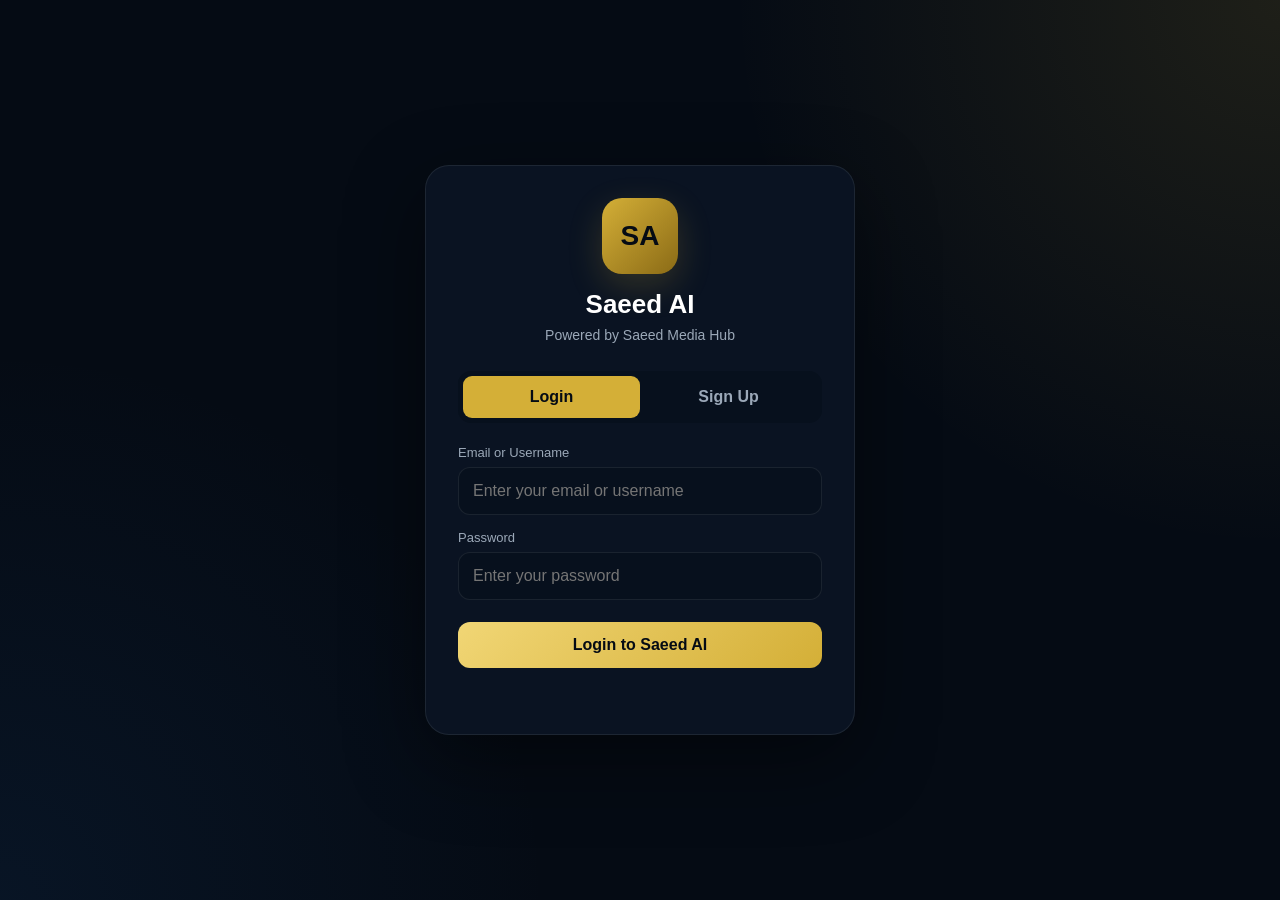
<file: ai.html>
<!DOCTYPE html><html lang="en">
<head>
  <meta charset="UTF-8">
  <meta name="viewport" content="width=device-width, initial-scale=1.0">  <title>Saeed AI | Saeed Media Hub</title>  <meta name="description" content="Saeed AI - Your intelligent AI assistant by Saeed Media Hub.">
  <meta name="theme-color" content="#08111f">  <style>
    * {
      margin: 0;
      padding: 0;
      box-sizing: border-box;
    }

    :root {
      --bg: #050b14;
      --card: #0b1524;
      --card2: #101d30;
      --gold: #d4af37;
      --gold2: #f1d675;
      --text: #ffffff;
      --muted: #9ba8b8;
      --border: rgba(255,255,255,.08);
      --danger: #ff5f6d;
      --success: #36d399;
    }

    body {
      font-family: Arial, Helvetica, sans-serif;
      background: var(--bg);
      color: var(--text);
      min-height: 100vh;
      overflow-x: hidden;
    }

    button,
    input,
    textarea {
      font: inherit;
    }

    button {
      cursor: pointer;
    }

    .hidden {
      display: none !important;
    }

    /* =========================
       AUTH SCREEN
    ========================= */

    #authScreen {
      min-height: 100vh;
      display: flex;
      align-items: center;
      justify-content: center;
      padding: 20px;
      background:
        radial-gradient(circle at top right, rgba(212,175,55,.12), transparent 35%),
        radial-gradient(circle at bottom left, rgba(30,90,160,.12), transparent 35%),
        var(--bg);
    }

    .auth-card {
      width: 100%;
      max-width: 430px;
      background: rgba(11,21,36,.94);
      border: 1px solid var(--border);
      border-radius: 24px;
      padding: 32px;
      box-shadow: 0 25px 80px rgba(0,0,0,.45);
      backdrop-filter: blur(20px);
    }

    .brand {
      text-align: center;
      margin-bottom: 28px;
    }

    .brand-logo {
      width: 76px;
      height: 76px;
      margin: 0 auto 15px;
      border-radius: 20px;
      display: flex;
      align-items: center;
      justify-content: center;
      background: linear-gradient(135deg, var(--gold), #8b6b16);
      color: #050b14;
      font-size: 28px;
      font-weight: 900;
      box-shadow: 0 12px 35px rgba(212,175,55,.2);
    }

    .brand h1 {
      font-size: 26px;
      margin-bottom: 7px;
    }

    .brand p {
      color: var(--muted);
      font-size: 14px;
    }

    .tabs {
      display: flex;
      background: #07101d;
      padding: 5px;
      border-radius: 13px;
      margin-bottom: 22px;
    }

    .tab {
      flex: 1;
      border: 0;
      padding: 12px;
      border-radius: 9px;
      background: transparent;
      color: var(--muted);
      font-weight: 700;
    }

    .tab.active {
      background: var(--gold);
      color: #050b14;
    }

    .form-group {
      margin-bottom: 15px;
    }

    .form-group label {
      display: block;
      font-size: 13px;
      color: var(--muted);
      margin-bottom: 7px;
    }

    .form-group input {
      width: 100%;
      padding: 14px;
      border-radius: 12px;
      border: 1px solid var(--border);
      outline: none;
      background: #07101d;
      color: white;
    }

    .form-group input:focus {
      border-color: var(--gold);
    }

    .primary-btn {
      width: 100%;
      padding: 14px;
      border: 0;
      border-radius: 12px;
      background: linear-gradient(135deg, var(--gold2), var(--gold));
      color: #050b14;
      font-weight: 800;
      margin-top: 7px;
    }

    .primary-btn:hover {
      transform: translateY(-1px);
      filter: brightness(1.05);
    }

    .auth-message {
      min-height: 20px;
      margin-top: 14px;
      text-align: center;
      font-size: 13px;
    }

    .auth-message.error {
      color: var(--danger);
    }

    .auth-message.success {
      color: var(--success);
    }

    /* =========================
       APP
    ========================= */

    #appScreen {
      min-height: 100vh;
      display: flex;
      flex-direction: column;
    }

    .topbar {
      height: 70px;
      padding: 0 22px;
      display: flex;
      align-items: center;
      justify-content: space-between;
      border-bottom: 1px solid var(--border);
      background: rgba(5,11,20,.92);
      backdrop-filter: blur(18px);
      position: sticky;
      top: 0;
      z-index: 10;
    }

    .top-brand {
      display: flex;
      align-items: center;
      gap: 11px;
    }

    .mini-logo {
      width: 40px;
      height: 40px;
      border-radius: 11px;
      background: var(--gold);
      color: #050b14;
      display: flex;
      align-items: center;
      justify-content: center;
      font-weight: 900;
    }

    .top-brand strong {
      display: block;
      font-size: 15px;
    }

    .top-brand span {
      display: block;
      font-size: 11px;
      color: var(--muted);
      margin-top: 2px;
    }

    .logout-btn {
      border: 1px solid var(--border);
      background: transparent;
      color: #fff;
      padding: 9px 14px;
      border-radius: 10px;
      font-size: 12px;
    }

    .logout-btn:hover {
      border-color: var(--gold);
      color: var(--gold2);
    }

    .chat-layout {
      width: 100%;
      max-width: 1000px;
      margin: 0 auto;
      flex: 1;
      display: flex;
      flex-direction: column;
      padding: 25px 18px;
    }

    /* Welcome */

    #welcomeScreen {
      flex: 1;
      display: flex;
      align-items: center;
      justify-content: center;
      padding: 40px 10px;
    }

    .welcome-content {
      text-align: center;
      max-width: 650px;
    }

    .ai-orb {
      width: 110px;
      height: 110px;
      margin: 0 auto 22px;
      border-radius: 50%;
      display: flex;
      align-items: center;
      justify-content: center;
      font-size: 45px;
      background:
        radial-gradient(circle at 30% 25%, #fff2a9, var(--gold) 30%, #80620d 70%);
      box-shadow:
        0 0 30px rgba(212,175,55,.3),
        0 0 80px rgba(212,175,55,.12);
      animation: floatOrb 3s ease-in-out infinite;
    }

    @keyframes floatOrb {
      0%,100% { transform: translateY(0); }
      50% { transform: translateY(-8px); }
    }

    .welcome-content h2 {
      font-size: clamp(28px, 5vw, 48px);
      margin-bottom: 12px;
    }

    .welcome-content h2 span {
      color: var(--gold2);
    }

    .welcome-content p {
      color: var(--muted);
      line-height: 1.7;
      max-width: 580px;
      margin: auto;
    }

    .suggestions {
      display: grid;
      grid-template-columns: repeat(3,1fr);
      gap: 10px;
      margin-top: 28px;
    }

    .suggestion {
      padding: 15px;
      background: var(--card);
      border: 1px solid var(--border);
      border-radius: 14px;
      color: #d9e1ea;
      text-align: left;
      font-size: 13px;
      transition: .2s;
    }

    .suggestion:hover {
      border-color: rgba(212,175,55,.5);
      transform: translateY(-2px);
    }

    /* Chat */

    #chatScreen {
      flex: 1;
      display: flex;
      flex-direction: column;
      min-height: calc(100vh - 120px);
    }

    #messages {
      flex: 1;
      overflow-y: auto;
      padding: 10px 0 25px;
      scroll-behavior: smooth;
    }

    .message {
      display: flex;
      margin-bottom: 20px;
      animation: messageIn .25s ease;
    }

    @keyframes messageIn {
      from {
        opacity: 0;
        transform: translateY(8px);
      }
      to {
        opacity: 1;
        transform: translateY(0);
      }
    }

    .message.user {
      justify-content: flex-end;
    }

    .bubble {
      max-width: 78%;
      padding: 13px 16px;
      border-radius: 17px;
      line-height: 1.6;
      font-size: 14px;
      white-space: pre-wrap;
    }

    .message.ai .bubble {
      background: var(--card);
      border: 1px solid var(--border);
      border-top-left-radius: 5px;
    }

    .message.user .bubble {
      background: linear-gradient(135deg, #cba52f, #9b7815);
      color: #050b14;
      border-top-right-radius: 5px;
      font-weight: 600;
    }

    .typing {
      display: inline-flex;
      gap: 4px;
      padding: 5px;
    }

    .typing span {
      width: 6px;
      height: 6px;
      background: var(--gold);
      border-radius: 50%;
      animation: typing 1s infinite;
    }

    .typing span:nth-child(2) {
      animation-delay: .15s;
    }

    .typing span:nth-child(3) {
      animation-delay: .3s;
    }

    @keyframes typing {
      0%,100% { opacity: .3; transform: translateY(0); }
      50% { opacity: 1; transform: translateY(-4px); }
    }

    /* Composer */

    .composer {
      position: sticky;
      bottom: 0;
      padding: 12px 0 5px;
      background: linear-gradient(to top, var(--bg) 70%, transparent);
    }

    .composer-box {
      display: flex;
      align-items: flex-end;
      gap: 9px;
      padding: 9px;
      border-radius: 18px;
      background: var(--card);
      border: 1px solid var(--border);
    }

    #messageInput {
      flex: 1;
      min-height: 42px;
      max-height: 140px;
      resize: none;
      border: 0;
      outline: none;
      background: transparent;
      color: white;
      padding: 11px;
      line-height: 1.5;
    }

    #messageInput::placeholder {
      color: #708094;
    }

    #sendBtn {
      width: 44px;
      height: 44px;
      border: 0;
      border-radius: 13px;
      background: var(--gold);
      color: #050b14;
      font-weight: 900;
    }

    #sendBtn:hover {
      background: var(--gold2);
    }

    .footer-note {
      text-align: center;
      color: #5d6a79;
      font-size: 10px;
      margin-top: 8px;
    }

    @media (max-width: 650px) {
      .auth-card {
        padding: 24px 18px;
      }

      .topbar {
        padding: 0 14px;
      }

      .suggestions {
        grid-template-columns: 1fr;
      }

      .bubble {
        max-width: 88%;
      }

      .chat-layout {
        padding: 15px 12px;
      }
    }
  </style></head><body>  <!-- =========================
       AUTH SCREEN
  ========================= -->  <section id="authScreen"><div class="auth-card">

  <div class="brand">
    <div class="brand-logo">SA</div>
    <h1>Saeed AI</h1>
    <p>Powered by Saeed Media Hub</p>
  </div>

  <div class="tabs">
    <button class="tab active" id="loginTab">Login</button>
    <button class="tab" id="signupTab">Sign Up</button>
  </div>

  <!-- LOGIN -->

  <form id="loginForm">

    <div class="form-group">
      <label>Email or Username</label>
      <input
        type="text"
        id="loginIdentifier"
        placeholder="Enter your email or username"
        required
      >
    </div>

    <div class="form-group">
      <label>Password</label>
      <input
        type="password"
        id="loginPassword"
        placeholder="Enter your password"
        required
      >
    </div>

    <button type="submit" class="primary-btn">
      Login to Saeed AI
    </button>

  </form>

  <!-- SIGN UP -->

  <form id="signupForm" class="hidden">

    <div class="form-group">
      <label>Full Name</label>
      <input
        type="text"
        id="signupName"
        placeholder="Your full name"
        required
      >
    </div>

    <div class="form-group">
      <label>Username</label>
      <input
        type="text"
        id="signupUsername"
        placeholder="Choose a username"
        required
      >
    </div>

    <div class="form-group">
      <label>Email</label>
      <input
        type="email"
        id="signupEmail"
        placeholder="you@example.com"
        required
      >
    </div>

    <div class="form-group">
      <label>Password</label>
      <input
        type="password"
        id="signupPassword"
        placeholder="Create a password"
        required
      >
    </div>

    <button type="submit" class="primary-btn">
      Create Account
    </button>

  </form>

  <div id="authMessage" class="auth-message"></div>

</div>

  </section>  <!-- =========================
       APP SCREEN
  ========================= -->  <section id="appScreen" class="hidden"><header class="topbar">

  <div class="top-brand">

    <div class="mini-logo">SA</div>

    <div>
      <strong>Saeed AI</strong>
      <span>Saeed Media Hub</span>
    </div>

  </div>

  <button id="logoutBtn" class="logout-btn">
    Logout
  </button>

</header>


<main class="chat-layout">

  <!-- WELCOME -->

  <div id="welcomeScreen">

    <div class="welcome-content">

      <div class="ai-orb">✦</div>

      <h2>
        Welcome to <span>Saeed AI</span>
      </h2>

      <p>
        Your intelligent AI assistant from Saeed Media Hub.
        Ask questions, learn new things, create ideas,
        and explore the world of Artificial Intelligence.
      </p>

      <div class="suggestions">

        <button class="suggestion">
          Explain Artificial Intelligence to me.
        </button>

        <button class="suggestion">
          Give me a business idea.
        </button>

        <button class="suggestion">
          Help me write a professional post.
        </button>

      </div>

    </div>

  </div>


  <!-- CHAT -->

  <div id="chatScreen" class="hidden">

    <div id="messages"></div>

  </div>


  <!-- INPUT -->

  <div class="composer">

    <div class="composer-box">

      <textarea
        id="messageInput"
        placeholder="Ask Saeed AI anything..."
        rows="1"
      ></textarea>

      <button id="sendBtn" type="button">
        ➤
      </button>

    </div>

    <div class="footer-note">
      Saeed AI can make mistakes. Verify important information.
    </div>

  </div>

</main>

  </section>  <!-- IMPORTANT: This must match the actual filename in GitHub -->  <script src="ai.js"></script></body>
    </html>
</file>
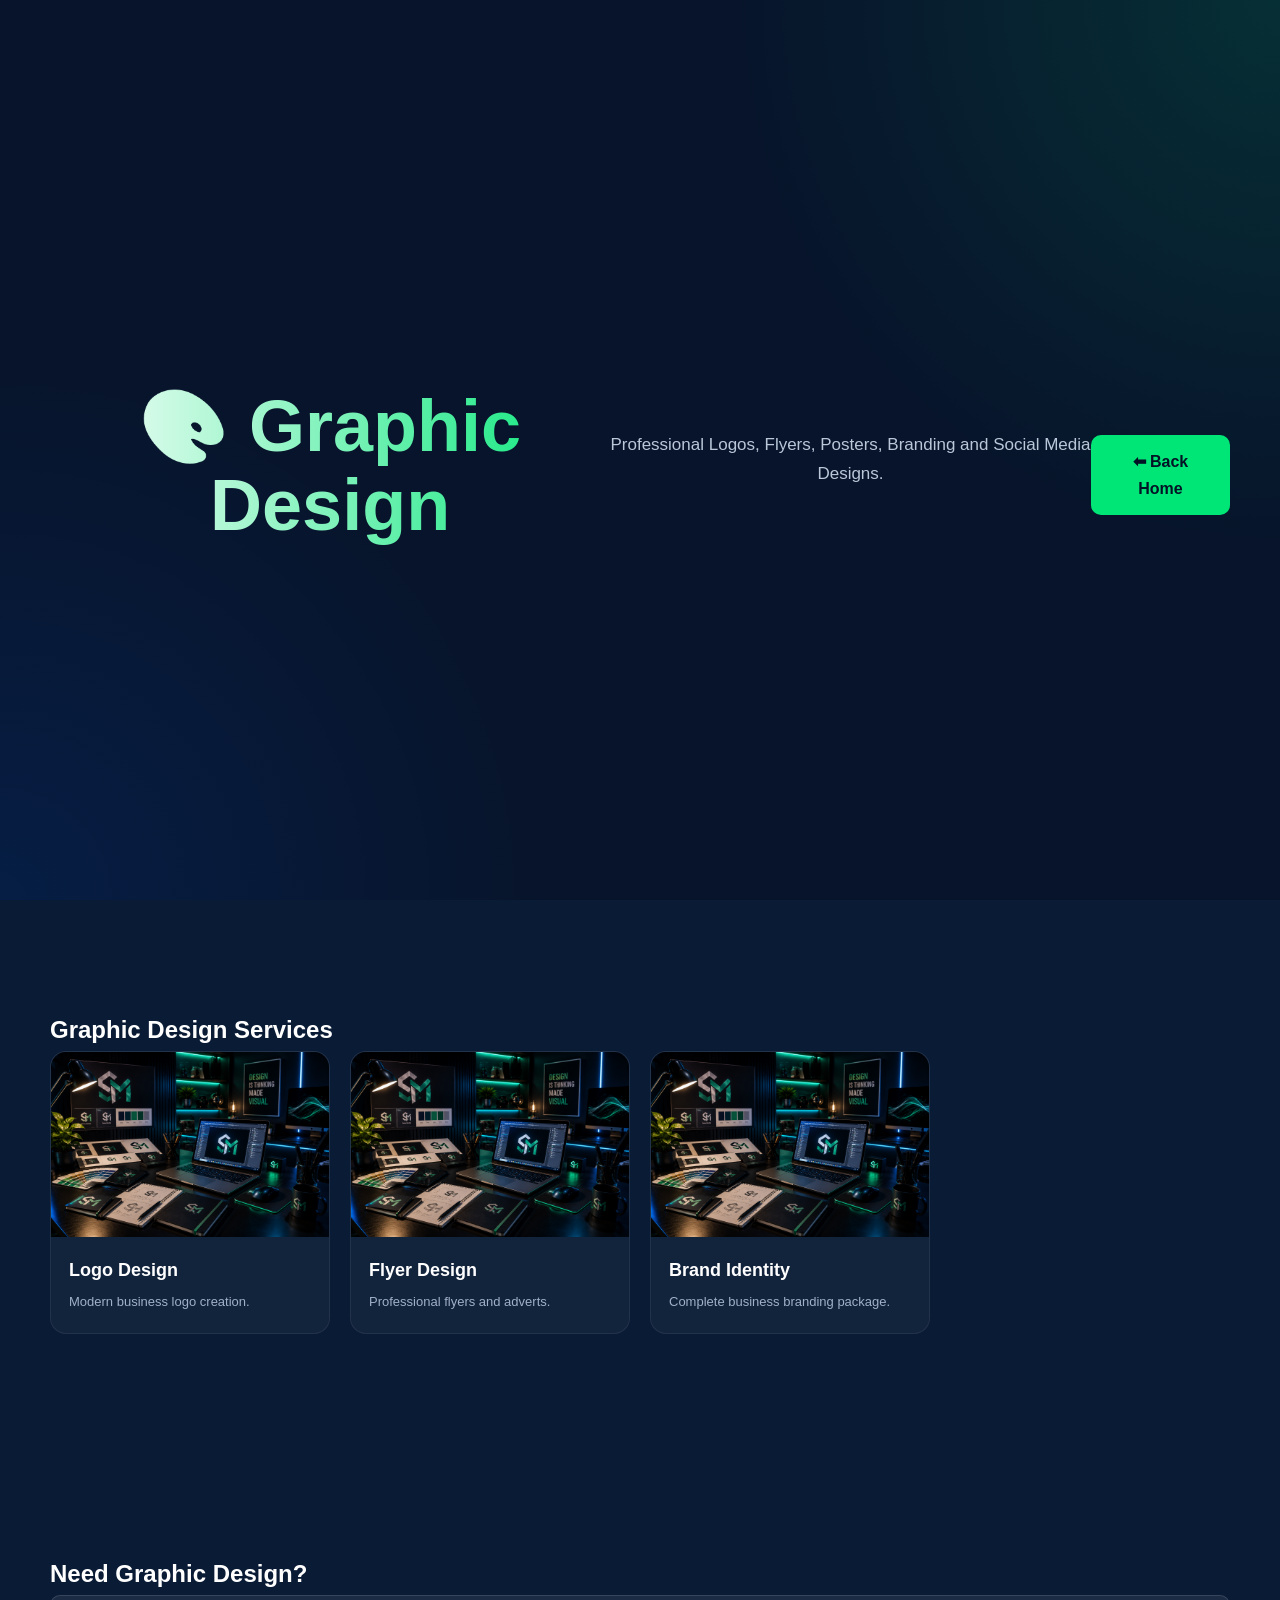
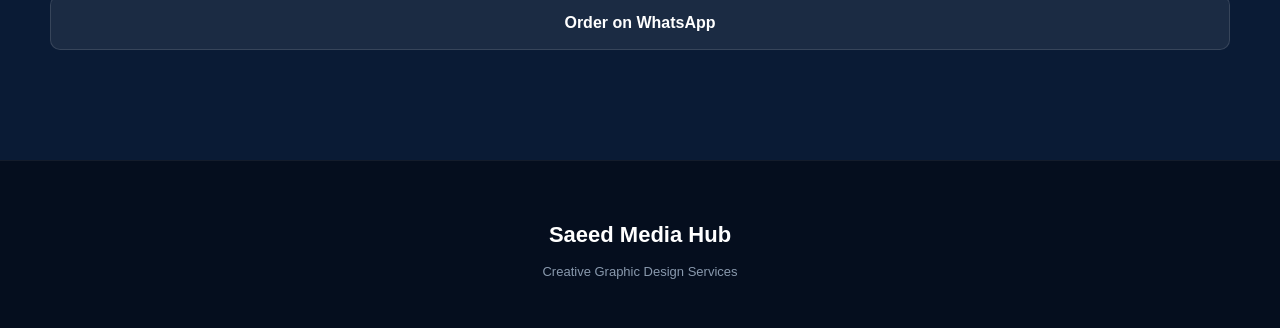
<file: graphics.html>
<!DOCTYPE html>
<html lang="en">
<head>
<meta charset="UTF-8">
<meta name="viewport" content="width=device-width, initial-scale=1.0">
<title>Graphic Design | Saeed Media Hub</title>

<link rel="stylesheet" href="style.css">

</head>

<body>

<header class="hero">

<h1>🎨 Graphic Design</h1>

<p>
Professional Logos, Flyers, Posters,
Branding and Social Media Designs.
</p>

<a href="index.html" class="btn1">⬅ Back Home</a>

</header>

<section class="portfolio">

<h2>Graphic Design Services</h2>

<div class="portfolio-grid">

<div class="portfolio-card">
<img src="assets/work2.jpg" alt="">
<h3>Logo Design</h3>
<p>Modern business logo creation.</p>
</div>

<div class="portfolio-card">
<img src="assets/work2.jpg" alt="">
<h3>Flyer Design</h3>
<p>Professional flyers and adverts.</p>
</div>

<div class="portfolio-card">
<img src="assets/work2.jpg" alt="">
<h3>Brand Identity</h3>
<p>Complete business branding package.</p>
</div>

</div>

</section>

<section class="contact">

<h2>Need Graphic Design?</h2>

<a href="https://wa.me/2347077992618" class="btn2">

Order on WhatsApp

</a>

</section>

<footer class="footer">

<h3>Saeed Media Hub</h3>

<p>Creative Graphic Design Services</p>

</footer>

</body>

  </html>
</file>
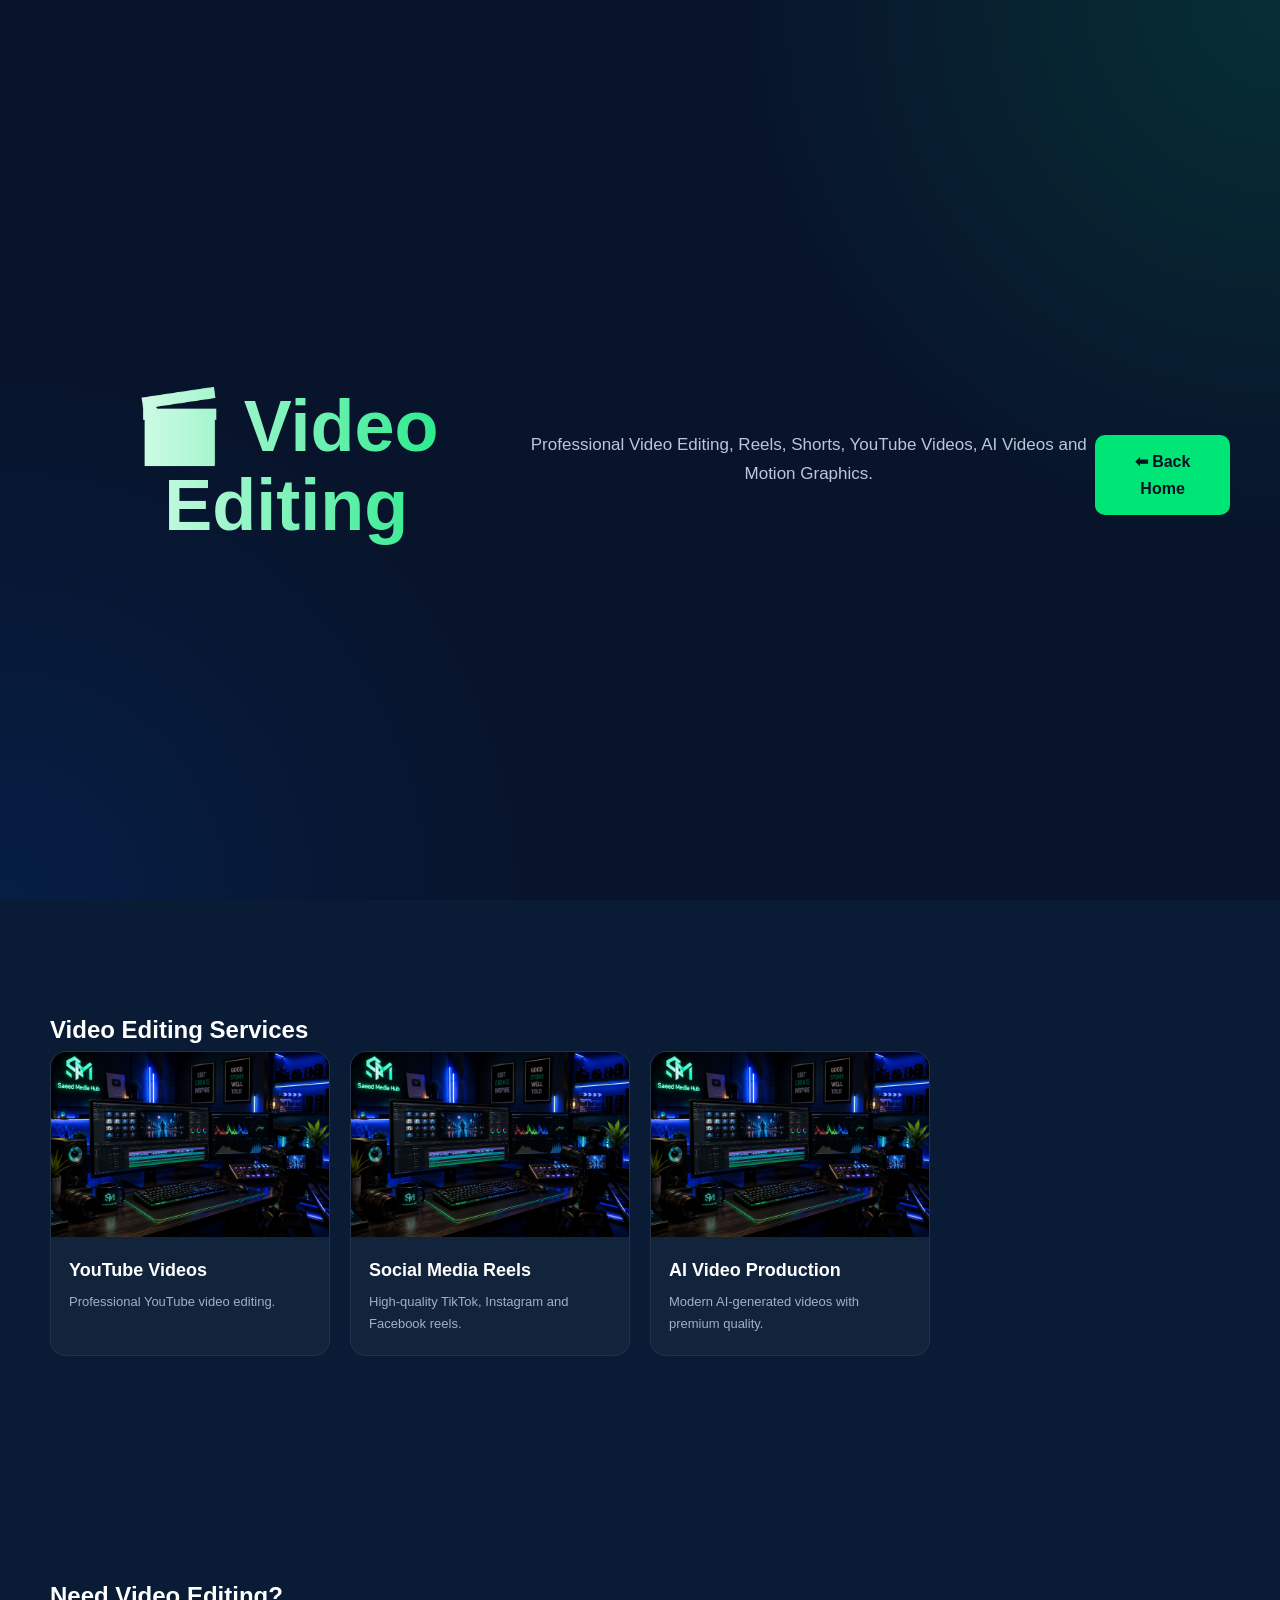
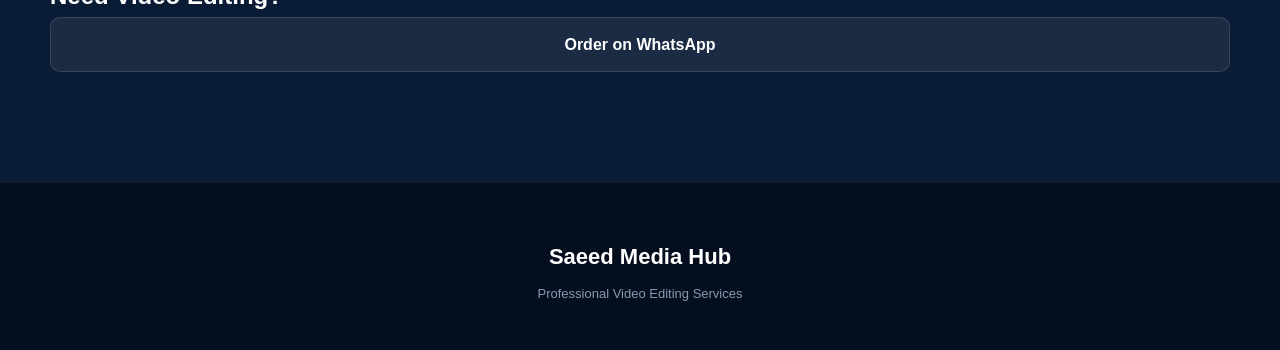
<file: video.html>
<!DOCTYPE html>
<html lang="en">
<head>
<meta charset="UTF-8">
<meta name="viewport" content="width=device-width, initial-scale=1.0">
<title>Video Editing | Saeed Media Hub</title>

<link rel="stylesheet" href="style.css">

</head>

<body>

<header class="hero">

<h1>🎬 Video Editing</h1>

<p>
Professional Video Editing, Reels, Shorts,
YouTube Videos, AI Videos and Motion Graphics.
</p>

<a href="index.html" class="btn1">⬅ Back Home</a>

</header>

<section class="portfolio">

<h2>Video Editing Services</h2>

<div class="portfolio-grid">

<div class="portfolio-card">
<img src="assets/work4.jpg" alt="">
<h3>YouTube Videos</h3>
<p>Professional YouTube video editing.</p>
</div>

<div class="portfolio-card">
<img src="assets/work4.jpg" alt="">
<h3>Social Media Reels</h3>
<p>High-quality TikTok, Instagram and Facebook reels.</p>
</div>

<div class="portfolio-card">
<img src="assets/work4.jpg" alt="">
<h3>AI Video Production</h3>
<p>Modern AI-generated videos with premium quality.</p>
</div>

</div>

</section>

<section class="contact">

<h2>Need Video Editing?</h2>

<a href="https://wa.me/2347077992618" class="btn2">
Order on WhatsApp
</a>

</section>

<footer class="footer">

<h3>Saeed Media Hub</h3>

<p>Professional Video Editing Services</p>

</footer>

</body>

  </html>
</file>
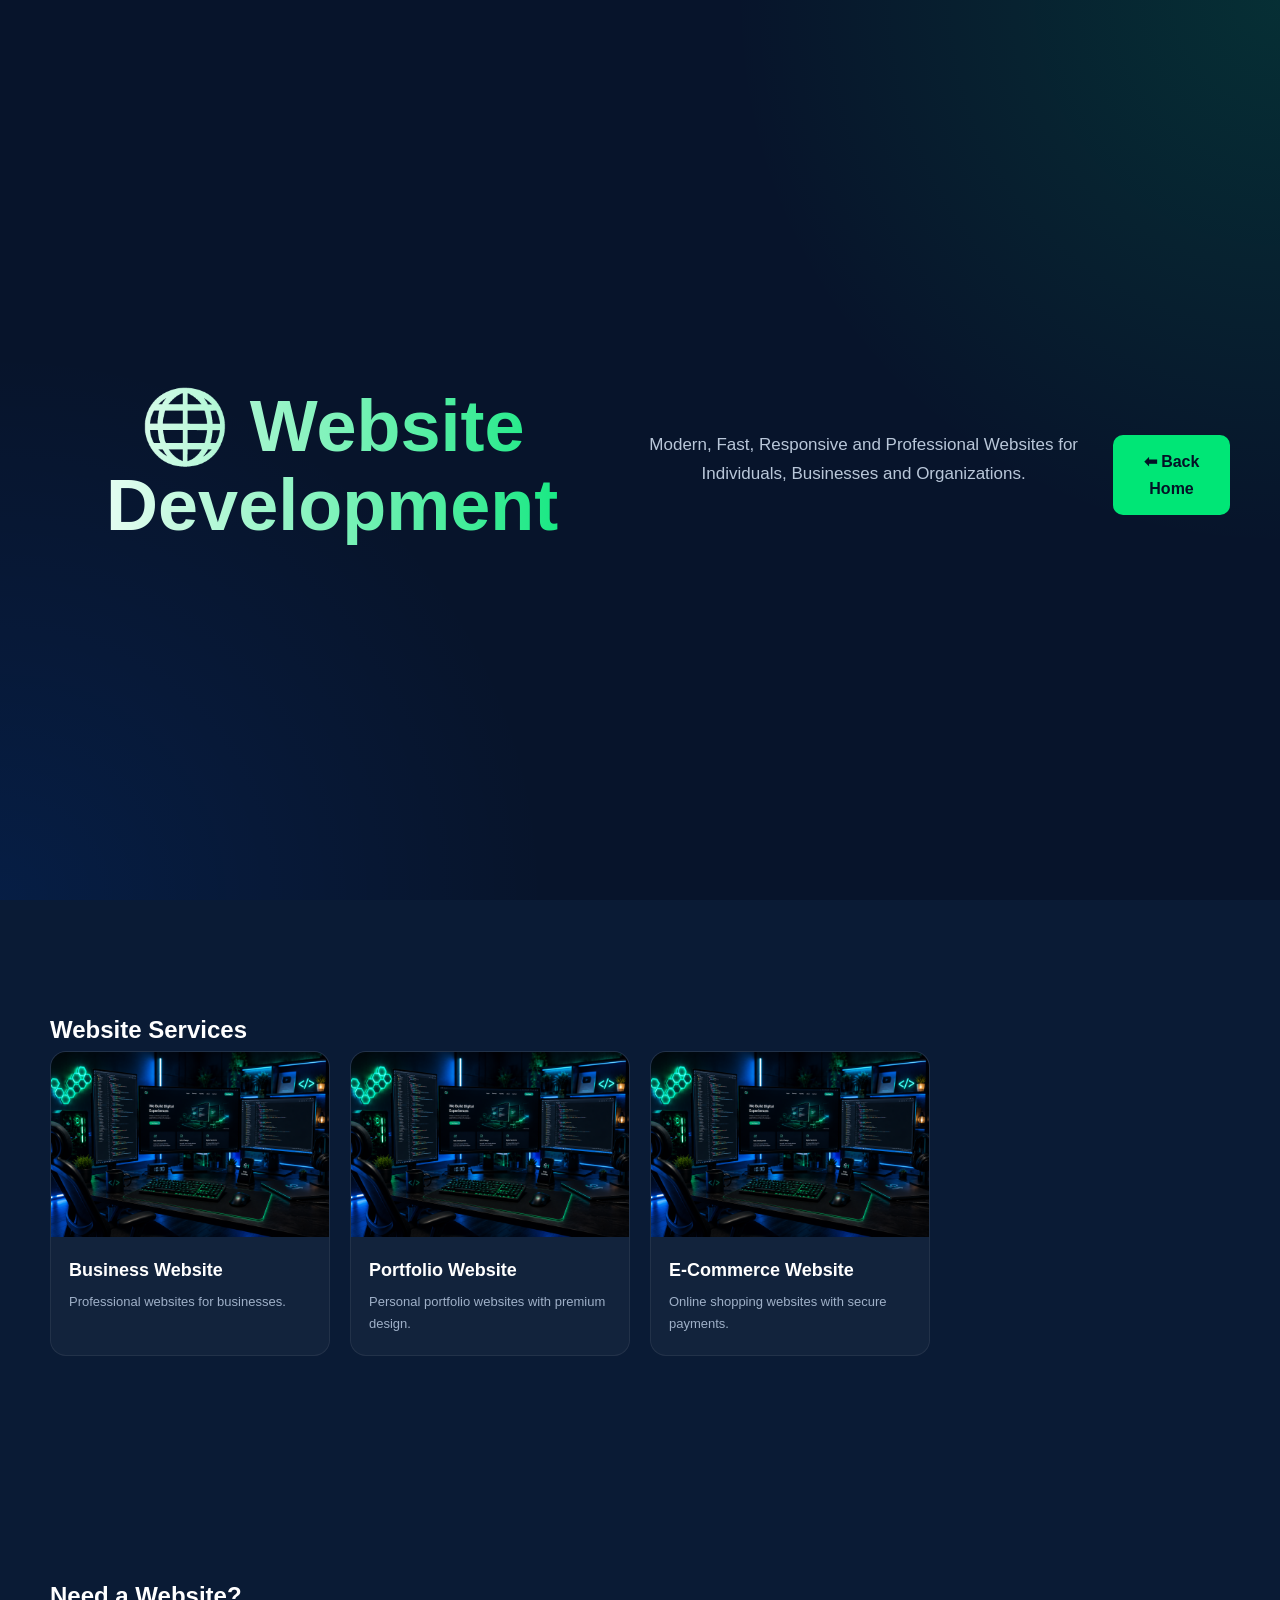
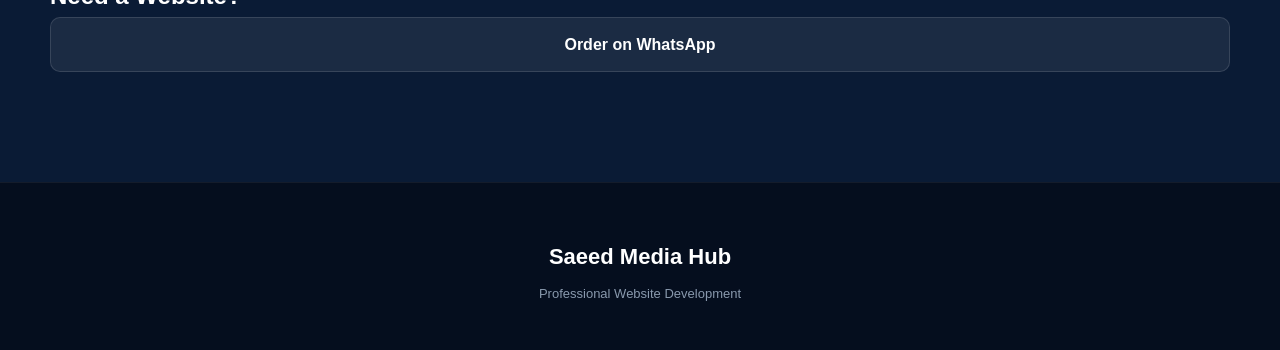
<file: web.html>
<!DOCTYPE html>
<html lang="en">
<head>
<meta charset="UTF-8">
<meta name="viewport" content="width=device-width, initial-scale=1.0">
<title>Website Development | Saeed Media Hub</title>

<link rel="stylesheet" href="style.css">

</head>

<body>

<header class="hero">

<h1>🌐 Website Development</h1>

<p>
Modern, Fast, Responsive and Professional Websites
for Individuals, Businesses and Organizations.
</p>

<a href="index.html" class="btn1">⬅ Back Home</a>

</header>

<section class="portfolio">

<h2>Website Services</h2>

<div class="portfolio-grid">

<div class="portfolio-card">
<img src="assets/work3.jpg" alt="">
<h3>Business Website</h3>
<p>Professional websites for businesses.</p>
</div>

<div class="portfolio-card">
<img src="assets/work3.jpg" alt="">
<h3>Portfolio Website</h3>
<p>Personal portfolio websites with premium design.</p>
</div>

<div class="portfolio-card">
<img src="assets/work3.jpg" alt="">
<h3>E-Commerce Website</h3>
<p>Online shopping websites with secure payments.</p>
</div>

</div>

</section>

<section class="contact">

<h2>Need a Website?</h2>

<a href="https://wa.me/2347077992618" class="btn2">

Order on WhatsApp

</a>

</section>

<footer class="footer">

<h3>Saeed Media Hub</h3>

<p>Professional Website Development</p>

</footer>

</body>

  </html>
</file>
<file: style.css>
/* =========================================
   SAEED MEDIA HUB — STYLE.CSS V3.0
   MOBILE-FIRST PREMIUM DESIGN
   ========================================= */


/* =========================================
   1. RESET & GLOBAL
   ========================================= */

* {
    margin: 0;
    padding: 0;
    box-sizing: border-box;
}

html {
    scroll-behavior: smooth;
    scroll-padding-top: 80px;
}

body {
    font-family: "Poppins", sans-serif;
    background: #07142b;
    color: #ffffff;
    line-height: 1.7;
    overflow-x: hidden;
    transition:
        background 0.4s ease,
        color 0.4s ease;
}

body.light-mode {
    background: #f5f8fc;
    color: #07142b;
}

img {
    max-width: 100%;
    display: block;
}

a {
    color: inherit;
    text-decoration: none;
}

button,
input,
textarea {
    font-family: inherit;
}

button {
    cursor: pointer;
}

section {
    position: relative;
    width: 100%;
    padding: 80px 20px;
}


/* =========================================
   2. PREMIUM LOADER
   ========================================= */

#loader {
    position: fixed;
    inset: 0;
    width: 100%;
    height: 100vh;

    display: flex;
    justify-content: center;
    align-items: center;

    background: #07142b;

    z-index: 999999;

    opacity: 1;
    visibility: visible;
    pointer-events: auto;

    transition:
        opacity 0.7s ease,
        visibility 0.7s ease;
}

.loader-content {
    display: flex;
    flex-direction: column;
    align-items: center;
    text-align: center;
}

.loader-content h3 {
    margin-top: 20px;
    color: #ffffff;
    font-size: 20px;
}

.loader-content p {
    margin-top: 5px;
    color: #9fb0c8;
    font-size: 13px;
}

.spinner {
    width: 65px;
    height: 65px;

    border: 5px solid #1c2d47;
    border-top: 5px solid #00e676;

    border-radius: 50%;

    animation:
        spin 0.9s linear infinite;
}

@keyframes spin {
    to {
        transform: rotate(360deg);
    }
}


/* =========================================
   3. NAVBAR
   ========================================= */

.navbar {
    position: fixed;
    top: 0;
    left: 0;

    width: 100%;

    min-height: 70px;

    display: flex;
    align-items: center;

    padding: 12px 20px;

    background: rgba(7, 20, 43, 0.92);

    backdrop-filter: blur(14px);

    border-bottom:
        1px solid rgba(255, 255, 255, 0.06);

    z-index: 9999;
}

.logo {
    display: flex;
    align-items: center;
    margin-right: auto;
}

.logo img {
    width: 48px;
    height: 48px;

    object-fit: contain;

    border-radius: 10px;
}


/* Mobile menu */

.menu-toggle {
    width: 44px;
    height: 44px;

    display: flex;
    align-items: center;
    justify-content: center;

    border: none;

    background: transparent;

    color: #ffffff;

    font-size: 27px;

    margin-left: 8px;

    transition:
        transform 0.3s ease;
}

.menu-toggle.active {
    transform: rotate(90deg);
}


/* Theme button */

.theme-btn {
    width: 42px;
    height: 42px;

    border: none;

    border-radius: 50%;

    background:
        rgba(255, 255, 255, 0.08);

    color: #ffffff;

    font-size: 18px;

    margin-left: 8px;

    transition:
        background 0.3s ease,
        transform 0.3s ease;
}

.theme-btn:hover {
    background:
        rgba(0, 230, 118, 0.18);

    transform: rotate(15deg);
}


/* Mobile nav */

.nav-links {
    position: absolute;

    top: 70px;
    left: 0;

    width: 100%;

    display: flex;
    flex-direction: column;

    padding: 15px 20px;

    background:
        rgba(7, 20, 43, 0.98);

    backdrop-filter: blur(15px);

    border-bottom:
        1px solid rgba(255, 255, 255, 0.08);

    list-style: none;

    transform:
        translateY(-20px);

    opacity: 0;
    visibility: hidden;

    transition:
        opacity 0.3s ease,
        visibility 0.3s ease,
        transform 0.3s ease;
}

.nav-links.active {
    opacity: 1;
    visibility: visible;

    transform:
        translateY(0);
}

.nav-links li {
    width: 100%;
}

.nav-links a {
    display: block;

    padding: 12px 15px;

    color: #dbe5f2;

    border-radius: 8px;

    transition:
        background 0.3s ease,
        color 0.3s ease;
}

.nav-links a:hover,
.nav-links a.active {
    background:
        rgba(0, 230, 118, 0.1);

    color: #00e676;
}


/* =========================================
   4. HERO DASHBOARD
   ========================================= */

.hero {
    min-height: 100vh;

    display: flex;
    align-items: center;
    justify-content: center;

    text-align: center;

    padding:
        120px 20px 70px;

    background:
        radial-gradient(
            circle at top right,
            rgba(0, 230, 118, 0.13),
            transparent 35%
        ),

        radial-gradient(
            circle at bottom left,
            rgba(0, 100, 255, 0.12),
            transparent 35%
        ),

        #07142b;
}

.hero-content {
    width: 100%;
    max-width: 800px;

    animation:
        heroFade 1s ease forwards;
}

@keyframes heroFade {
    from {
        opacity: 0;
        transform:
            translateY(30px);
    }

    to {
        opacity: 1;
        transform:
            translateY(0);
    }
}

.hero-badge {
    display: inline-block;

    padding:
        8px 16px;

    margin-bottom: 20px;

    border:
        1px solid
        rgba(0, 230, 118, 0.3);

    border-radius: 30px;

    color: #00e676;

    background:
        rgba(0, 230, 118, 0.07);

    font-size: 12px;

    font-weight: 600;
}

.hero h1 {
    font-size:
        clamp(36px, 10vw, 72px);

    line-height: 1.1;

    margin-bottom: 18px;

    background:
        linear-gradient(
            90deg,
            #ffffff,
            #00e676
        );

    -webkit-background-clip: text;
    -webkit-text-fill-color: transparent;
}

.hero h2 {
    min-height: 35px;

    color: #00e676;

    font-size:
        clamp(18px, 5vw, 28px);

    margin-bottom: 20px;
}

.hero p {
    max-width: 650px;

    margin:
        0 auto 30px;

    color: #b9c7d9;

    font-size:
        clamp(14px, 3vw, 17px);
}


/* Hero buttons */

.hero-buttons {
    display: flex;

    flex-direction: column;

    gap: 14px;

    width: 100%;

    max-width: 400px;

    margin:
        0 auto;
}

.btn1,
.btn2 {
    display: flex;

    align-items: center;
    justify-content: center;

    min-height: 52px;

    padding:
        13px 24px;

    border-radius: 10px;

    font-weight: 600;

    transition:
        transform 0.3s ease,
        box-shadow 0.3s ease;
}

.btn1 {
    background: #00e676;

    color: #031326;
}

.btn2 {
    background:
        rgba(255, 255, 255, 0.07);

    border:
        1px solid
        rgba(255, 255, 255, 0.12);

    color: #ffffff;
}

.btn1:hover,
.btn2:hover {
    transform:
        translateY(-3px);

    box-shadow:
        0 12px 30px
        rgba(0, 230, 118, 0.18);
}


/* =========================================
   5. STATS
   ========================================= */

.stats {
    display: grid;

    grid-template-columns:
        repeat(2, 1fr);

    gap: 14px;

    padding:
        25px 20px 70px;

    background: #07142b;
}

.stat-box {
    text-align: center;

    padding:
        20px 10px;

    border:
        1px solid
        rgba(255, 255, 255, 0.07);

    border-radius: 14px;

    background:
        rgba(255, 255, 255, 0.035);

    transition:
        transform 0.3s ease,
        border-color 0.3s ease;
}

.stat-box:hover {
    transform:
        translateY(-5px);

    border-color:
        rgba(0, 230, 118, 0.3);
}

.stat-box h2 {
    color: #00e676;

    font-size:
        clamp(24px, 6vw, 38px);
}

.stat-box p {
    color: #aab9cc;

    font-size: 12px;
}


/* =========================================
   6. SECTION HEADINGS
   ========================================= */

.section-heading {
    max-width: 700px;

    margin:
        0 auto 45px;

    text-align: center;
}

.section-heading span {
    color: #00e676;

    font-size: 13px;

    font-weight: 600;

    text-transform: uppercase;

    letter-spacing: 2px;
}

.section-heading h2 {
    margin-top: 8px;

    font-size:
        clamp(28px, 7vw, 44px);

    line-height: 1.2;
}

.section-heading p {
    margin-top: 12px;

    color: #9fb0c8;

    font-size: 14px;
}


/* =========================================
   7. ABOUT
   ========================================= */

.about {
    background:
        #0a1b35;
}

.about-content {
    display: flex;

    flex-direction: column;

    gap: 30px;

    max-width: 1000px;

    margin: auto;
}

.about-text p {
    margin-bottom: 18px;

    color: #b8c6d8;

    font-size: 15px;
}

.about-highlight {
    display: grid;

    grid-template-columns:
        repeat(3, 1fr);

    gap: 10px;
}

.about-highlight div {
    display: flex;

    flex-direction: column;

    align-items: center;

    text-align: center;

    padding:
        20px 8px;

    border-radius: 12px;

    background:
        rgba(255, 255, 255, 0.04);

    border:
        1px solid
        rgba(255, 255, 255, 0.07);
}

.about-highlight strong {
    color: #00e676;

    font-size: 18px;
}

.about-highlight span {
    color: #9fb0c8;

    font-size: 10px;
}


/* =========================================
   8. SERVICES
   ========================================= */

.services {
    background:
        #07142b;
}

.service-grid {
    display: grid;

    grid-template-columns:
        1fr;

    gap: 18px;

    max-width: 1200px;

    margin: auto;
}

.card {
    padding: 28px 22px;

    border-radius: 16px;

    background:
        rgba(255, 255, 255, 0.035);

    border:
        1px solid
        rgba(255, 255, 255, 0.07);

    transition:
        transform 0.35s ease,
        border-color 0.35s ease,
        box-shadow 0.35s ease;
}

.card:hover {
    transform:
        translateY(-7px);

    border-color:
        rgba(0, 230, 118, 0.35);

    box-shadow:
        0 18px 40px
        rgba(0, 0, 0, 0.2);
}

.card-icon {
    width: 55px;
    height: 55px;

    display: flex;

    align-items: center;
    justify-content: center;

    margin-bottom: 18px;

    border-radius: 14px;

    background:
        rgba(0, 230, 118, 0.1);

    font-size: 26px;
}

.card h3 {
    margin-bottom: 10px;

    font-size: 19px;
}

.card p {
    margin-bottom: 15px;

    color: #9fb0c8;

    font-size: 14px;
}

.card a {
    color: #00e676;

    font-size: 13px;

    font-weight: 600;
}


/* =========================================
   9. PORTFOLIO
   ========================================= */

.portfolio {
    background:
        #0a1b35;
}


/* Filter buttons */

.portfolio-filters {
    display: flex;

    gap: 10px;

    overflow-x: auto;

    padding:
        5px 2px 18px;

    margin-bottom: 25px;

    max-width: 1200px;

    margin-left: auto;
    margin-right: auto;

    scrollbar-width: none;
}

.portfolio-filters::-webkit-scrollbar {
    display: none;
}

.filter-btn {
    flex:
        0 0 auto;

    min-height: 44px;

    padding:
        10px 16px;

    border:
        1px solid
        rgba(255, 255, 255, 0.1);

    border-radius: 25px;

    background:
        rgba(255, 255, 255, 0.04);

    color: #c5d1df;

    font-size: 12px;

    font-weight: 600;

    transition:
        background 0.3s ease,
        color 0.3s ease,
        transform 0.3s ease;
}

.filter-btn:hover,
.filter-btn.active {
    background: #00e676;

    color: #031326;

    border-color: #00e676;

    transform:
        translateY(-2px);
}


/* Portfolio grid */

.portfolio-grid {
    display: grid;

    grid-template-columns:
        1fr;

    gap: 20px;

    max-width: 1200px;

    margin: auto;
}

.portfolio-card {
    overflow: hidden;

    border-radius: 16px;

    background:
        rgba(255, 255, 255, 0.035);

    border:
        1px solid
        rgba(255, 255, 255, 0.07);

    transition:
        transform 0.35s ease,
        opacity 0.35s ease;
}

.portfolio-card:hover {
    transform:
        translateY(-7px);
}

.portfolio-card.hide {
    display: none;
}

.portfolio-image {
    position: relative;

    overflow: hidden;

    aspect-ratio: 16 / 10;
}

.portfolio-image img {
    width: 100%;
    height: 100%;

    object-fit: cover;

    transition:
        transform 0.5s ease;
}

.portfolio-card:hover
.portfolio-image img {
    transform:
        scale(1.08);
}

.portfolio-overlay {
    position: absolute;

    inset: 0;

    display: flex;

    align-items: flex-end;

    padding: 18px;

    background:
        linear-gradient(
            transparent,
            rgba(0, 0, 0, 0.8)
        );

    opacity: 0;

    transition:
        opacity 0.3s ease;
}

.portfolio-card:hover
.portfolio-overlay {
    opacity: 1;
}

.portfolio-overlay span {
    color: #00e676;

    font-size: 13px;

    font-weight: 600;
}

.portfolio-card h3 {
    padding:
        18px 18px 5px;

    font-size: 18px;
}

.portfolio-card p {
    padding:
        0 18px 20px;

    color: #9fb0c8;

    font-size: 13px;
}


/* =========================================
   10. TESTIMONIALS
   ========================================= */

.testimonials {
    background:
        #07142b;

    text-align: center;
}

.testimonial-slider {
    position: relative;

    max-width: 700px;

    min-height: 200px;

    margin: auto;
}

.testimonial {
    display: none;

    padding:
        30px 22px;

    border-radius: 16px;

    background:
        rgba(255, 255, 255, 0.035);

    border:
        1px solid
        rgba(255, 255, 255, 0.07);

    animation:
        testimonialFade 0.5s ease;
}

.testimonial.active {
    display: block;
}

.testimonial p {
    color: #c4d0df;

    font-size: 15px;

    font-style: italic;
}

.testimonial h4 {
    margin-top: 18px;

    color: #00e676;
}

@keyframes testimonialFade {
    from {
        opacity: 0;
        transform:
            translateY(15px);
    }

    to {
        opacity: 1;
        transform:
            translateY(0);
    }
}


/* =========================================
   11. CONTACT
   ========================================= */

.contact {
    background:
        #0a1b35;
}

.contact-form {
    display: flex;

    flex-direction: column;

    gap: 15px;

    max-width: 700px;

    margin:
        0 auto 35px;
}

.contact-form input,
.contact-form textarea {
    width: 100%;

    padding:
        15px 16px;

    border:
        1px solid
        rgba(255, 255, 255, 0.1);

    border-radius: 10px;

    outline: none;

    background:
        rgba(255, 255, 255, 0.04);

    color: #ffffff;

    font-size: 14px;

    transition:
        border-color 0.3s ease,
        box-shadow 0.3s ease;
}

.contact-form textarea {
    resize: vertical;
}

.contact-form input::placeholder,
.contact-form textarea::placeholder {
    color: #8191a7;
}

.contact-form input:focus,
.contact-form textarea:focus {
    border-color:
        #00e676;

    box-shadow:
        0 0 0 3px
        rgba(0, 230, 118, 0.1);
}

.contact-form button {
    min-height: 52px;

    border: none;

    border-radius: 10px;

    background: #00e676;

    color: #031326;

    font-weight: 700;

    transition:
        transform 0.3s ease,
        opacity 0.3s ease;
}

.contact-form button:hover {
    transform:
        translateY(-3px);
}

.contact-form button:disabled {
    opacity: 0.6;

    cursor: not-allowed;

    transform: none;
}

.contact-details {
    display: flex;

    flex-direction: column;

    align-items: center;

    gap: 10px;

    text-align: center;
}

.contact-details p {
    color: #aebed0;

    font-size: 14px;
}

.contact-details a {
    color: #00e676;
}


/* =========================================
   12. FOOTER
   ========================================= */

.footer {
    padding:
        55px 20px 25px;

    text-align: center;

    background:
        #050e1e;

    border-top:
        1px solid
        rgba(255, 255, 255, 0.06);
}

.footer h3 {
    color: #ffffff;

    font-size: 22px;
}

.footer > p {
    margin:
        8px auto 20px;

    color: #8999ad;

    font-size: 13px;
}

.footer-links {
    display: flex;

    flex-wrap: wrap;

    justify-content: center;

    gap: 15px;

    margin-bottom: 20px;
}

.footer-links a {
    color: #aebed0;

    font-size: 13px;
}

.footer-links a:hover {
    color: #00e676;
}

.social-icons {
    display: flex;

    justify-content: center;

    gap: 12px;

    margin-bottom: 25px;
}

.social-icons a {
    width: 42px;
    height: 42px;

    display: flex;

    align-items: center;
    justify-content: center;

    border-radius: 50%;

    background:
        rgba(255, 255, 255, 0.06);

    transition:
        transform 0.3s ease,
        background 0.3s ease;
}

.social-icons a:hover {
    transform:
        translateY(-4px);

    background:
        rgba(0, 230, 118, 0.15);
}

.copyright {
    padding-top: 20px;

    border-top:
        1px solid
        rgba(255, 255, 255, 0.06);

    color: #718197;

    font-size: 11px;
}


/* =========================================
   13. WHATSAPP FLOAT
   ========================================= */

.whatsapp-float {
    position: fixed;

    right: 18px;
    bottom: 20px;

    width: 56px;
    height: 56px;

    display: flex;

    align-items: center;
    justify-content: center;

    border-radius: 50%;

    background: #00e676;

    color: #031326;

    font-size: 25px;

    box-shadow:
        0 10px 30px
        rgba(0, 230, 118, 0.25);

    z-index: 9990;

    animation:
        whatsappPulse 2s infinite;
}

@keyframes whatsappPulse {
    0%,
    100% {
        box-shadow:
            0 10px 30px
            rgba(0, 230, 118, 0.25);
    }

    50% {
        box-shadow:
            0 10px 40px
            rgba(0, 230, 118, 0.5);
    }
}


/* =========================================
   14. LIGHTBOX
   ========================================= */

.lightbox {
    position: fixed;

    inset: 0;

    display: none;

    align-items: center;
    justify-content: center;

    padding: 20px;

    background:
        rgba(0, 0, 0, 0.9);

    z-index: 99999;
}

.lightbox img {
    max-width: 100%;

    max-height: 85vh;

    object-fit: contain;

    border-radius: 10px;
}

#closeLightbox {
    position: absolute;

    top: 20px;
    right: 20px;

    width: 44px;
    height: 44px;

    border: none;

    border-radius: 50%;

    background:
        rgba(255, 255, 255, 0.1);

    color: #ffffff;

    font-size: 30px;

    line-height: 1;
}


/* =========================================
   15. BACK TO TOP
   ========================================= */

#topBtn {
    position: fixed;

    right: 20px;
    bottom: 90px;

    width: 45px;
    height: 45px;

    border: none;

    border-radius: 50%;

    background:
        #00e676;

    color: #031326;

    font-size: 20px;

    font-weight: 700;

    opacity: 0;
    visibility: hidden;

    transform:
        translateY(15px);

    transition:
        opacity 0.3s ease,
        visibility 0.3s ease,
        transform 0.3s ease;

    z-index: 9980;
}

#topBtn.show {
    opacity: 1;

    visibility: visible;

    transform:
        translateY(0);
}


/* =========================================
   16. SCROLL REVEAL
   ========================================= */

.hidden {
    opacity: 0;

    transform:
        translateY(40px);

    transition:
        opacity 0.8s ease,
        transform 0.8s ease;
}

.show {
    opacity: 1;

    transform:
        translateY(0);
}


/* =========================================
   17. LIGHT MODE
   ========================================= */

body.light-mode .navbar {
    background:
        rgba(255, 255, 255, 0.94);

    border-bottom:
        1px solid
        rgba(7, 20, 43, 0.08);
}

body.light-mode .nav-links {
    background:
        rgba(255, 255, 255, 0.98);
}

body.light-mode .nav-links a {
    color: #07142b;
}

body.light-mode .menu-toggle,
body.light-mode .theme-btn {
    color: #07142b;
}

body.light-mode .hero,
body.light-mode .stats,
body.light-mode .services,
body.light-mode .testimonials {
    background:
        #f5f8fc;
}

body.light-mode .about,
body.light-mode .portfolio,
body.light-mode .contact {
    background:
        #ffffff;
}

body.light-mode .hero h1 {
    background:
        linear-gradient(
            90deg,
            #07142b,
            #00a85a
        );

    -webkit-background-clip: text;
    -webkit-text-fill-color: transparent;
}

body.light-mode .hero p,
body.light-mode .section-heading p,
body.light-mode .about-text p,
body.light-mode .card p,
body.light-mode .portfolio-card p,
body.light-mode .testimonial p {
    color: #52647a;
}

body.light-mode .card,
body.light-mode .portfolio-card,
body.light-mode .testimonial,
body.light-mode .stat-box {
    background:
        #ffffff;

    border-color:
        rgba(7, 20, 43, 0.08);

    box-shadow:
        0 10px 30px
        rgba(7, 20, 43, 0.06);
}

body.light-mode .filter-btn {
    background:
        #ffffff;

    color: #52647a;

    border-color:
        rgba(7, 20, 43, 0.1);
}

body.light-mode .contact-form input,
body.light-mode .contact-form textarea {
    background:
        #ffffff;

    color: #07142b;

    border-color:
        rgba(7, 20, 43, 0.12);
}

body.light-mode .footer {
    background:
        #07142b;
}


/* =========================================
   18. TABLET
   ========================================= */

@media (min-width: 600px) {

    section {
        padding:
            95px 35px;
    }

    .hero-buttons {
        flex-direction: row;

        max-width: 500px;
    }

    .hero-buttons a {
        flex: 1;
    }

    .stats {
        grid-template-columns:
            repeat(4, 1fr);

        padding-left: 35px;
        padding-right: 35px;
    }

    .service-grid {
        grid-template-columns:
            repeat(2, 1fr);
    }

    .portfolio-grid {
        grid-template-columns:
            repeat(2, 1fr);
    }

}


/* =========================================
   19. DESKTOP
   ========================================= */

@media (min-width: 900px) {

    section {
        padding:
            110px 50px;
    }

    .navbar {
        padding:
            12px 50px;
    }

    .menu-toggle {
        display: none;
    }

    .nav-links {
        position: static;

        width: auto;

        flex-direction: row;

        padding: 0;

        margin-left: auto;

        gap: 8px;

        background: transparent;

        border: none;

        transform: none;

        opacity: 1;

        visibility: visible;
    }

    .nav-links a {
        padding:
            8px 14px;
    }

    .theme-btn {
        margin-left: 15px;
    }

    .hero {
        min-height:
            100vh;

        padding:
            130px 50px 80px;
    }

    .hero-content {
        max-width:
            900px;
    }

    .stats {
        padding-left: 50px;
        padding-right: 50px;
    }

    .about-content {
        flex-direction: row;

        align-items: center;
    }

    .about-text,
    .about-highlight {
        flex: 1;
    }

    .service-grid {
        grid-template-columns:
            repeat(3, 1fr);
    }

    .portfolio-grid {
        grid-template-columns:
            repeat(2, 1fr);
    }

}


/* =========================================
   20. LARGE DESKTOP
   ========================================= */

@media (min-width: 1200px) {

    .navbar {
        padding:
            12px 80px;
    }

    .stats {
        padding-left: 80px;
        padding-right: 80px;
    }

    .portfolio-grid {
        grid-template-columns:
            repeat(4, 1fr);
    }

   }
</file>
